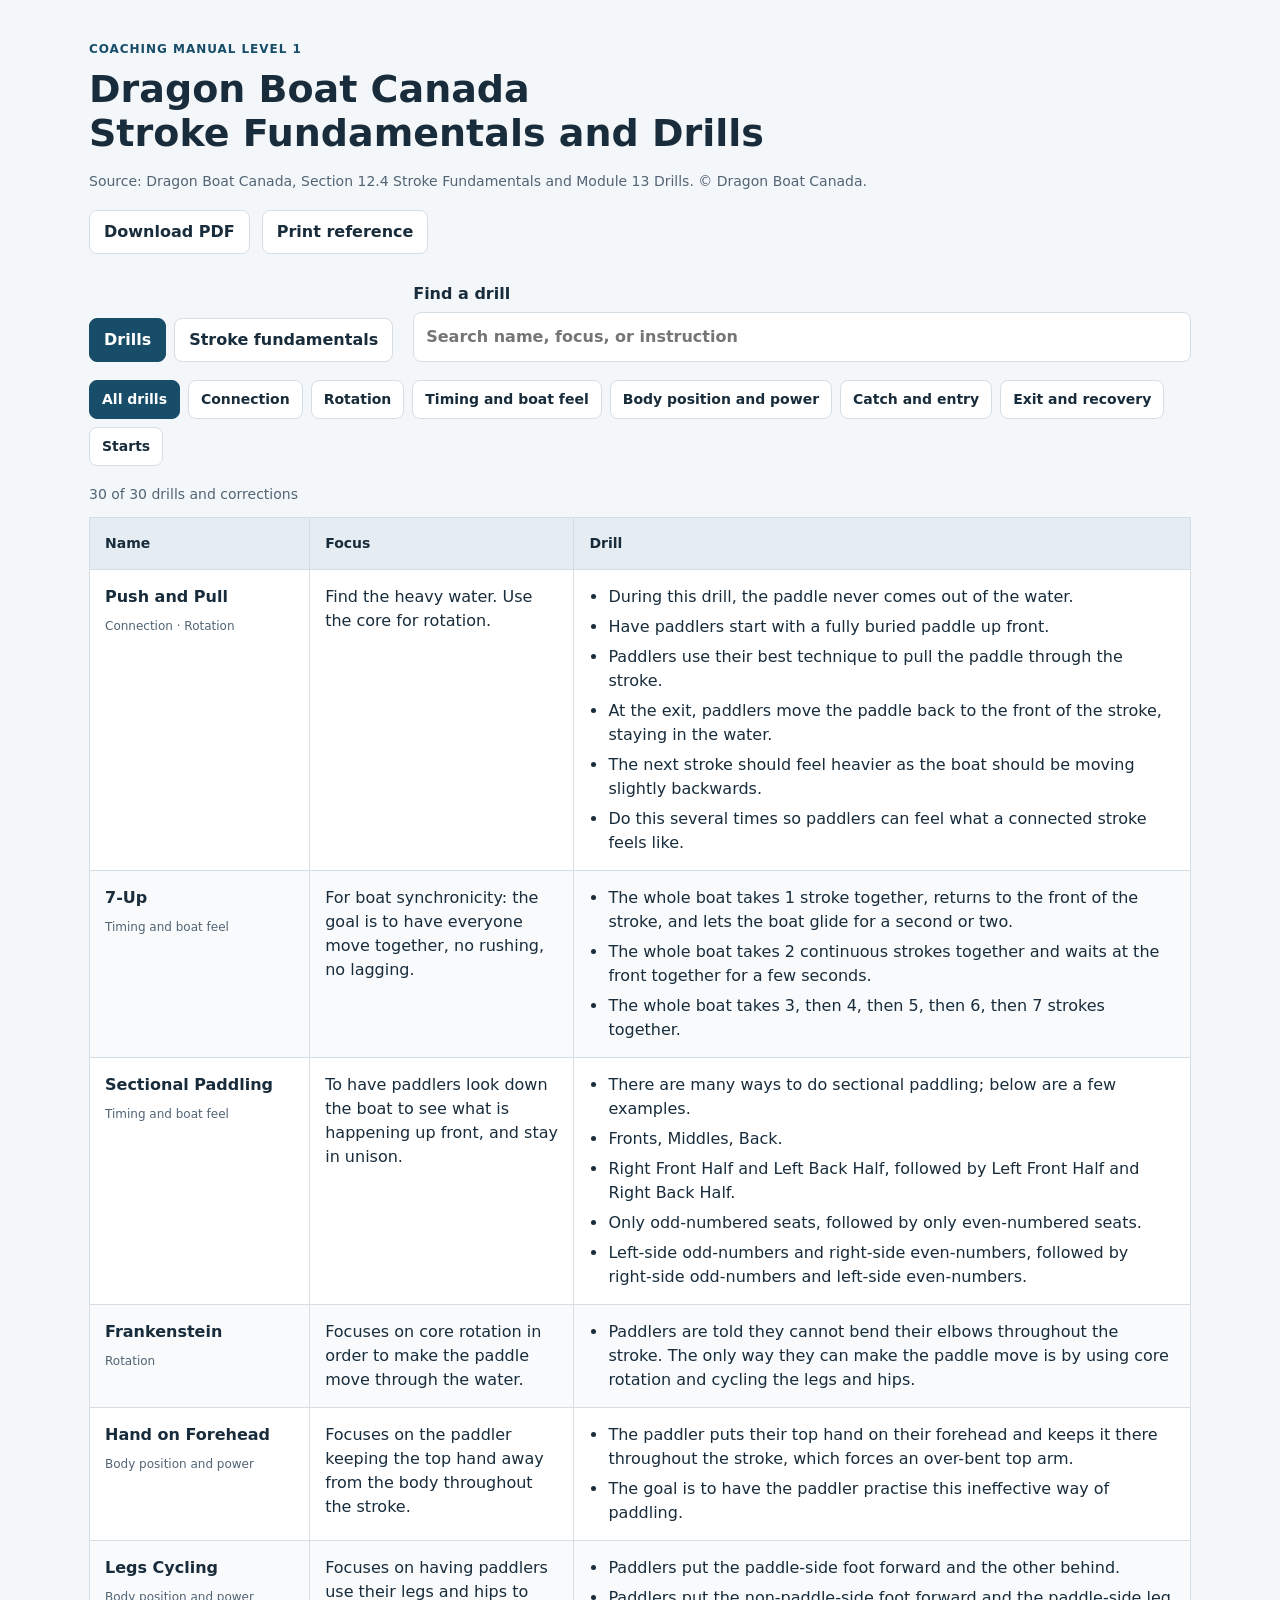
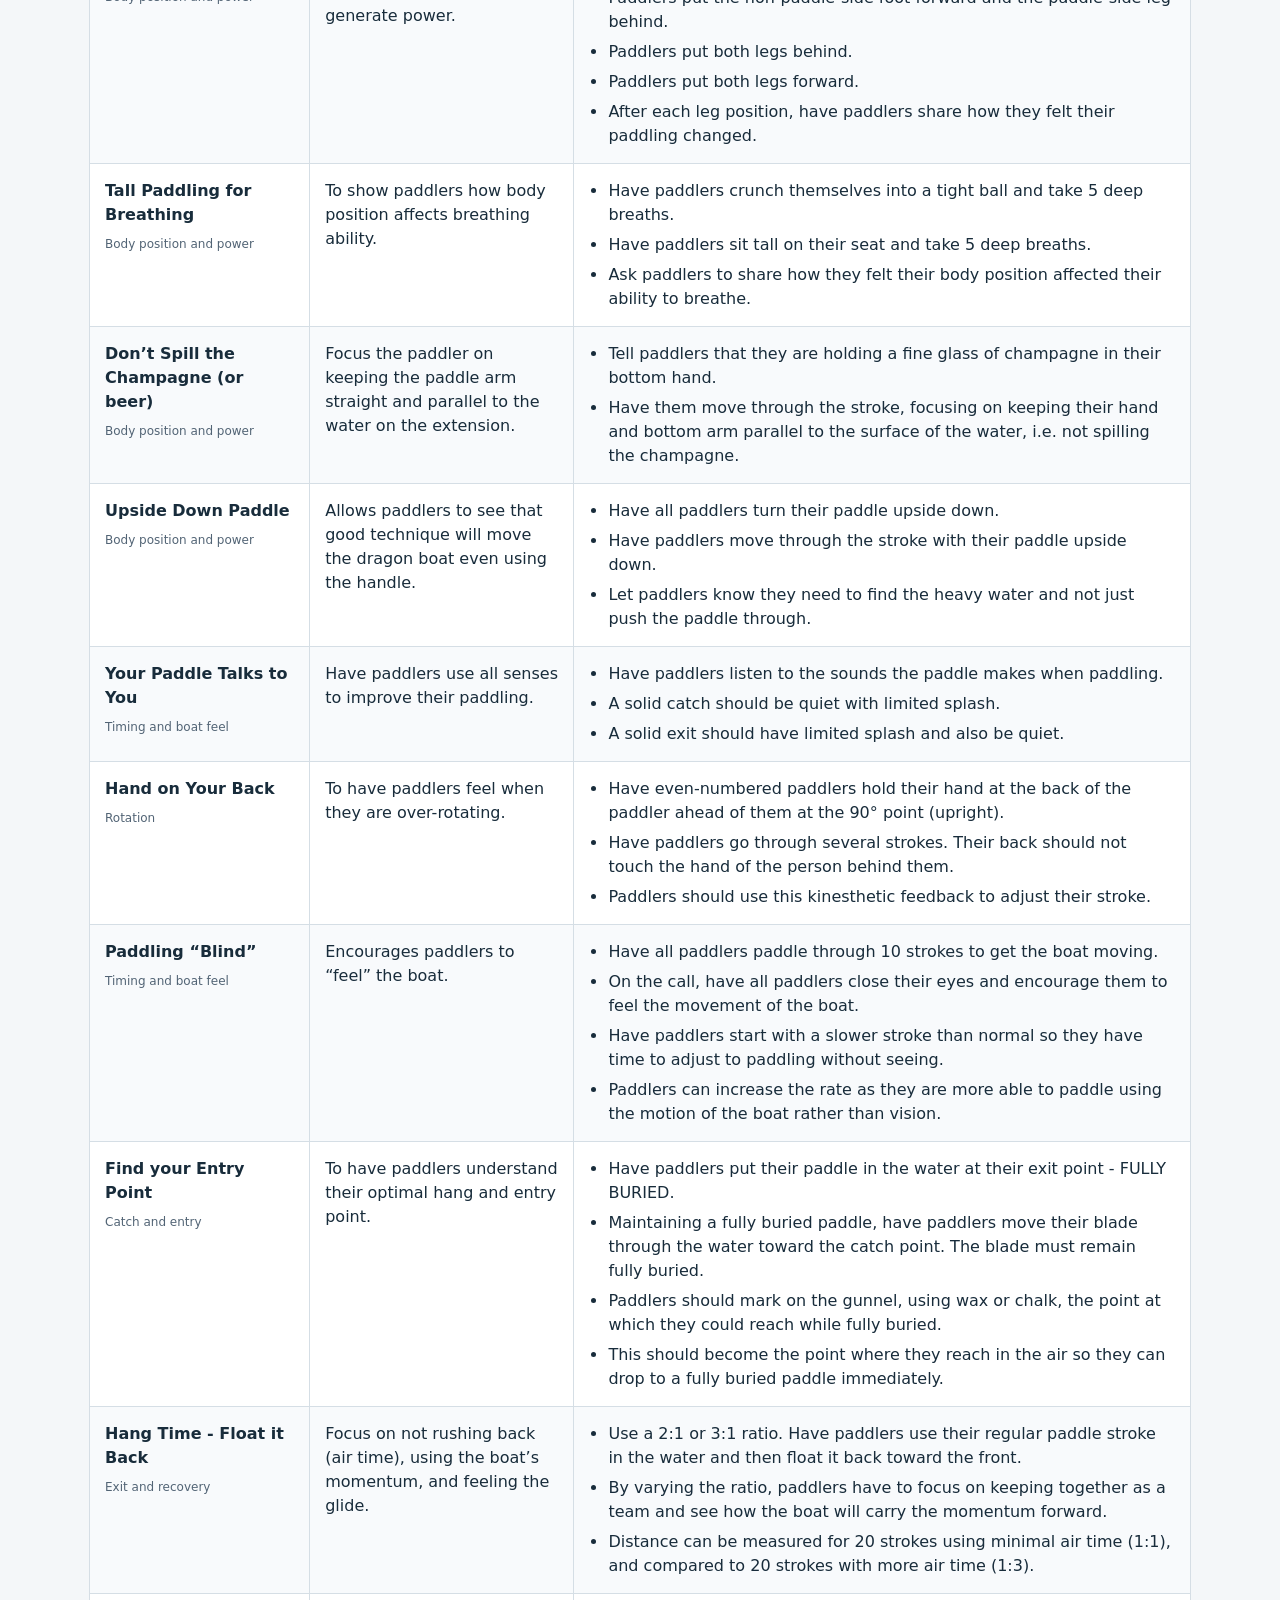
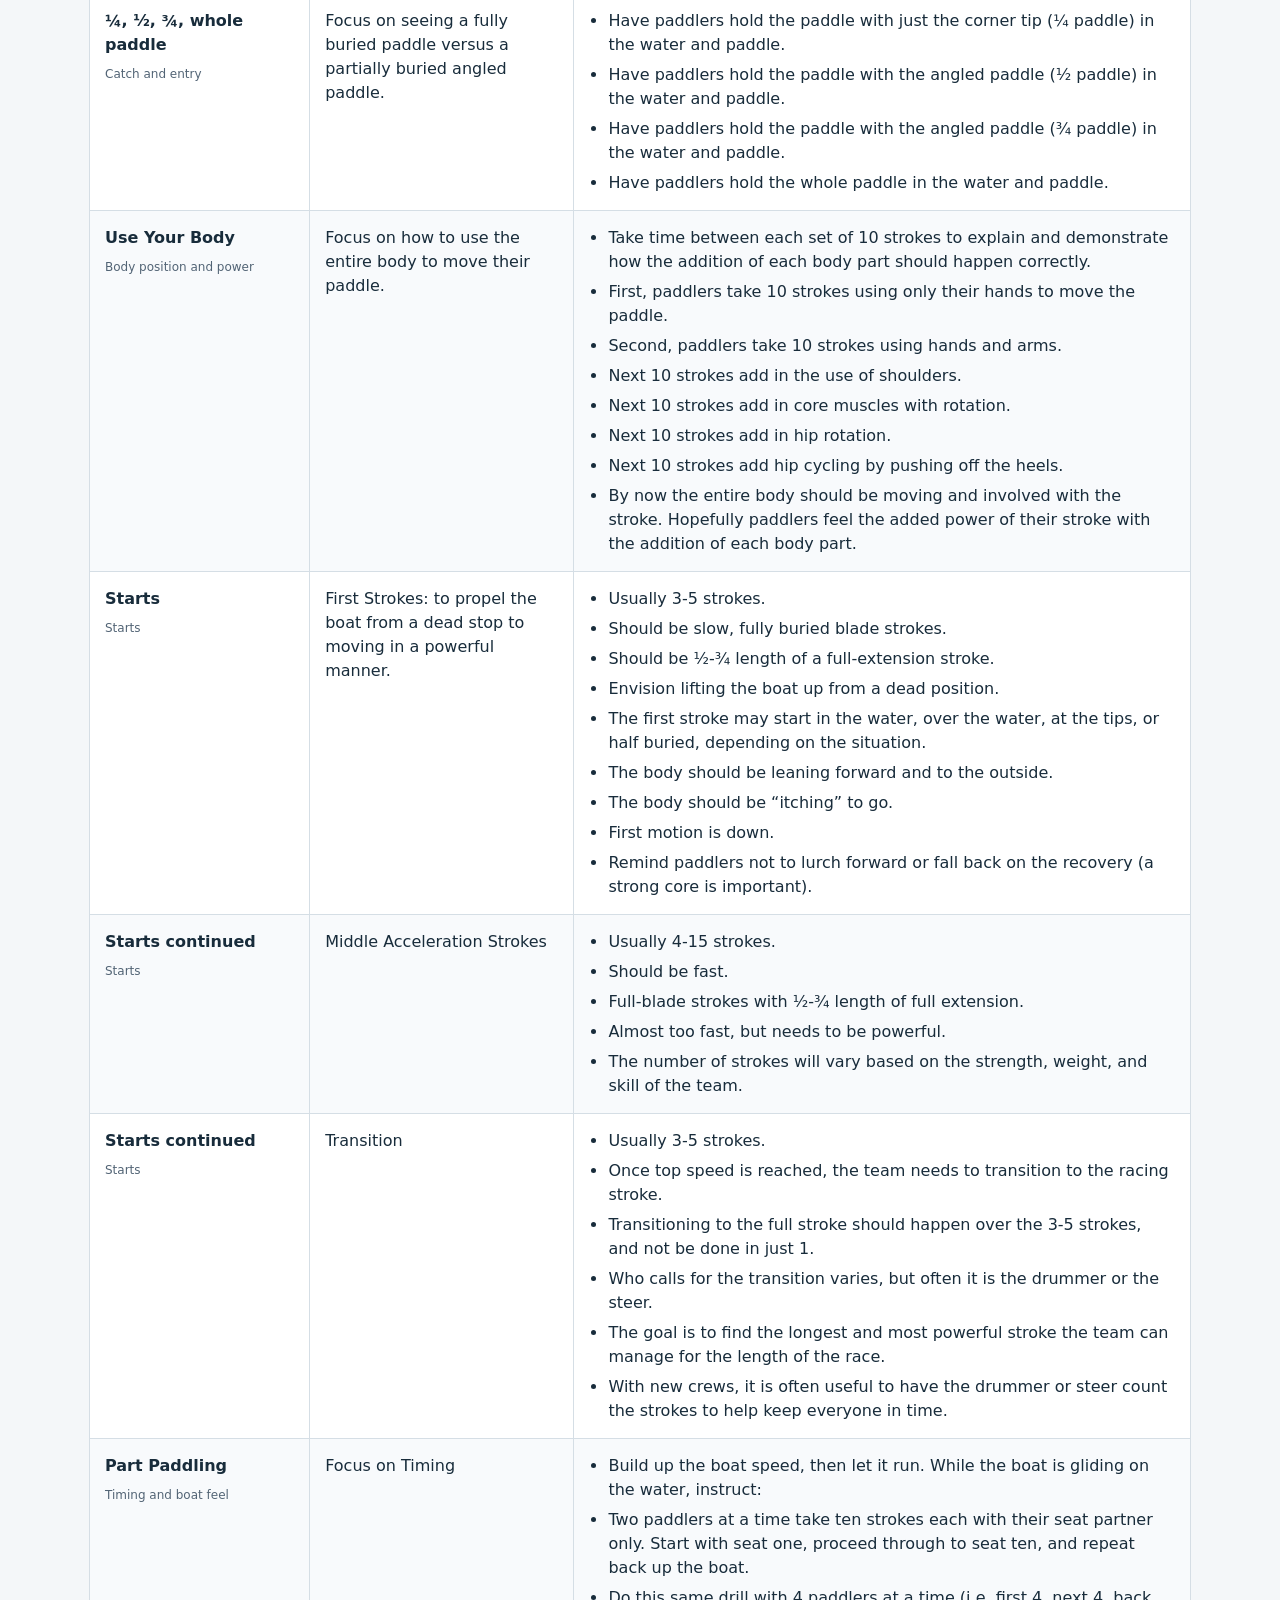
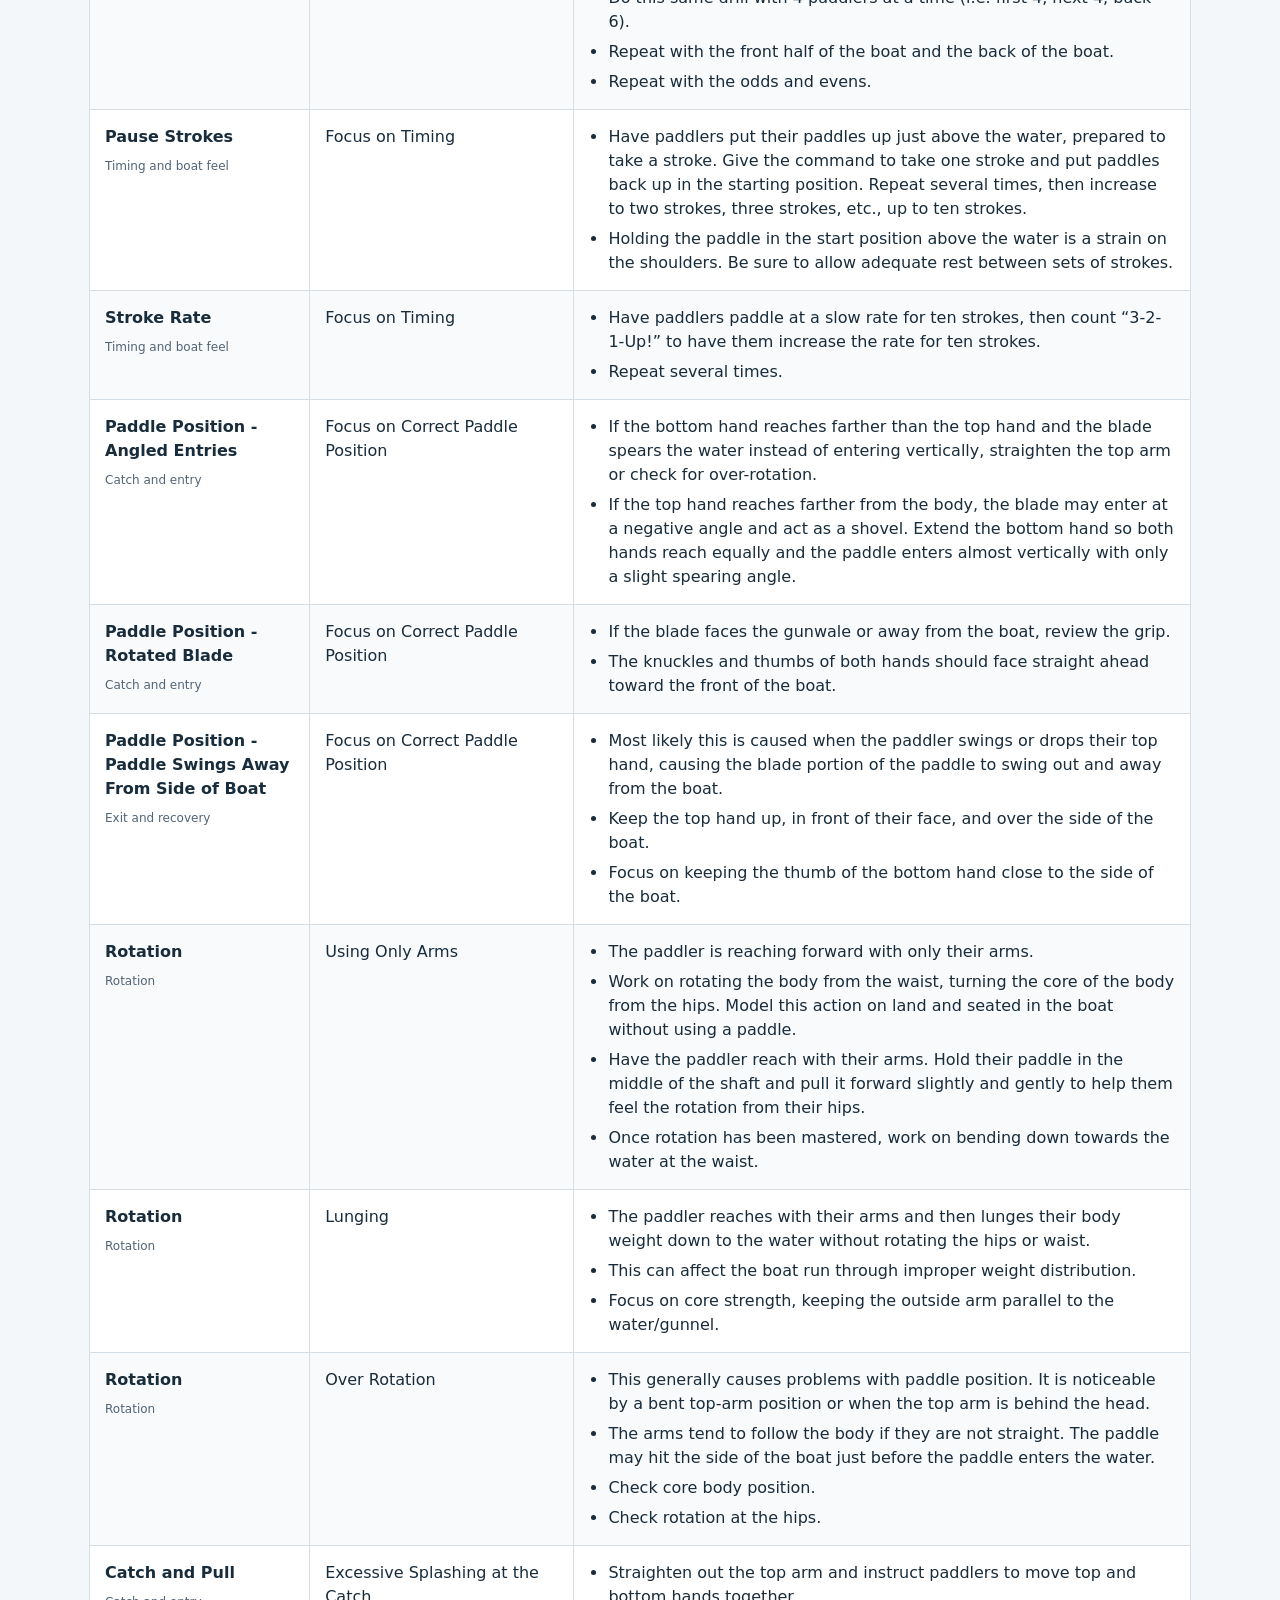
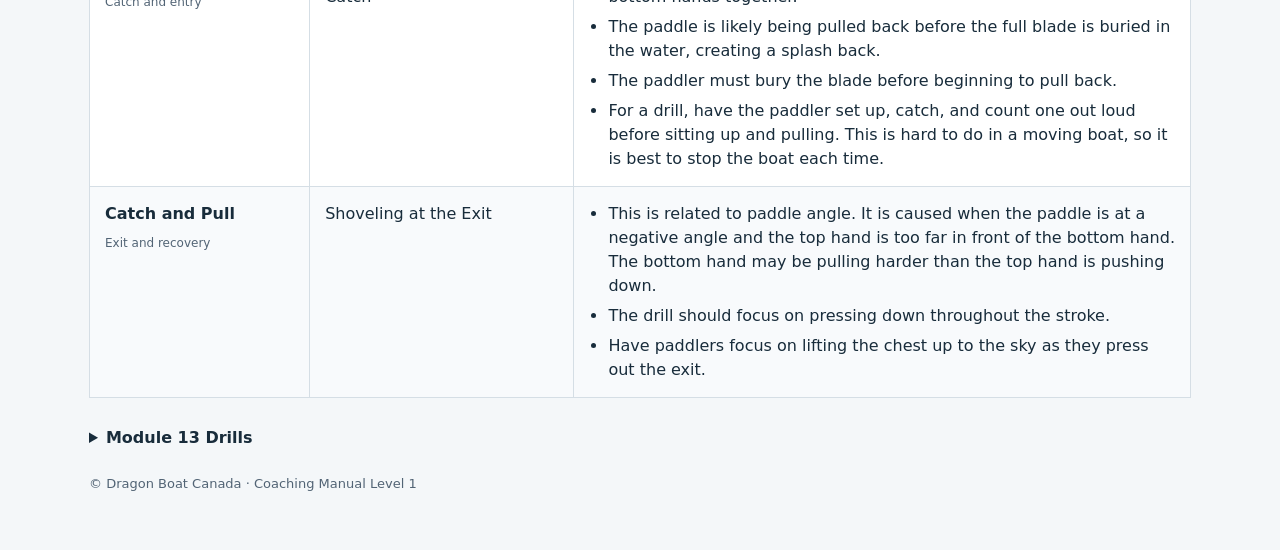
<file: dbc-reference.html>
<!doctype html>
<html lang="en"><head><meta charset="utf-8"><meta name="viewport" content="width=device-width, initial-scale=1"><title>Dragon Boat Canada Coaching Reference</title>
<style>
:root{color-scheme:light;--ink:#182c3b;--muted:#526475;--line:#d5dee5;--blue:#174d68}*{box-sizing:border-box}body{margin:0;background:#f4f7f9;color:var(--ink);font:16px/1.5 system-ui,-apple-system,sans-serif}main{max-width:1150px;margin:auto;padding:32px 24px 56px}header{margin-bottom:28px}.eyebrow{font-size:12px;font-weight:700;letter-spacing:.08em;text-transform:uppercase;color:var(--blue)}h1{font-size:clamp(26px,4vw,38px);line-height:1.15;margin:10px 0 16px}h2{font-size:23px}p{margin:8px 0}.source{color:var(--muted);font-size:14px}.actions{display:flex;gap:12px;flex-wrap:wrap;margin-top:18px}a,button{font:inherit}a{color:var(--blue)}.action,button{border:1px solid var(--line);background:#fff;border-radius:8px;padding:9px 14px;color:var(--ink);text-decoration:none;font-weight:600;cursor:pointer}button[aria-pressed=true]{background:var(--blue);color:#fff;border-color:var(--blue)}button:focus-visible,a:focus-visible,input:focus-visible{outline:3px solid #efb44c;outline-offset:3px}.tools{display:flex;gap:20px;align-items:end;flex-wrap:wrap;margin-bottom:18px}.tabs{display:flex;gap:8px}label{display:grid;gap:6px;flex:1;min-width:200px;font-weight:600}input{padding:12px;border:1px solid var(--line);border-radius:8px;font:inherit;background:white;color:var(--ink)}.count{font-size:14px;color:var(--muted);margin-bottom:12px}table{width:100%;border-collapse:collapse;background:white;table-layout:fixed}th,td{border:1px solid var(--line);padding:15px;text-align:left;vertical-align:top}thead th{background:#e5edf3;font-size:14px}tbody tr:nth-child(even){background:#f8fafc}td:first-child{font-weight:650}td p{margin:0 0 7px}td ul{margin:0;padding-left:19px}li+li{margin-top:6px}#drillTable col:nth-child(1){width:20%}#drillTable col:nth-child(2){width:24%}#drillTable col:nth-child(3){width:56%}#fundTable col:nth-child(1){width:15%}.empty{padding:22px;background:#fff;border:1px solid var(--line)}[hidden]{display:none!important}details{margin-top:28px}summary{cursor:pointer;font-weight:700}details p{max-width:85ch}footer{margin-top:24px;color:var(--muted);font-size:13px}@media(max-width:640px){main{padding:22px 16px}.tabs{width:100%}table,tbody,tr,td{display:block;width:100%}thead{display:none}tr{border:1px solid var(--line);margin-bottom:16px}td{border:0;padding:12px 14px}td+td{border-top:1px solid #e8edf1}td:before{content:attr(data-label);display:block;color:var(--muted);font-size:12px;font-weight:700;text-transform:uppercase;margin-bottom:5px}td:first-child{background:#e5edf3}colgroup{display:none}}@media print{body{background:white;font-size:10pt}main{padding:0}.actions,.tools,details,.count{display:none}table{table-layout:auto}tr{break-inside:avoid}thead{display:table-header-group}th,td{padding:8px}h1{font-size:20pt}footer{font-size:8pt}}
.category-filters{display:flex;gap:8px;flex-wrap:wrap;margin:4px 0 18px}.category-filters button{font-size:14px;padding:8px 12px}.drill-area{display:block;font-size:12px;font-weight:500;color:var(--muted);margin-top:8px}@media print{.category-filters{display:none}}</style></head><body><main>
<header><p class="eyebrow">Coaching Manual Level 1</p><h1>Dragon Boat Canada<br>Stroke Fundamentals and Drills</h1><p class="source">Source: Dragon Boat Canada, Section 12.4 Stroke Fundamentals and Module 13 Drills. © Dragon Boat Canada.</p><div class="actions"><a class="action" href="Dragon_Boat_Canada_Coach_Reference.pdf" download>Download PDF</a><button type="button" id="printReference">Print reference</button></div></header>
<div class="tools"><div class="tabs" role="group" aria-label="Reference section"><button type="button" data-view="drills" aria-pressed="true">Drills</button><button type="button" data-view="fundamentals" aria-pressed="false">Stroke fundamentals</button></div><label id="searchLabel">Find a drill<input id="search" type="search" placeholder="Search name, focus, or instruction"></label></div>
<section id="drillsView" aria-label="Drills"><nav id="categoryFilters" class="category-filters" aria-label="Drill areas"></nav><p id="count" class="count" role="status"></p><table id="drillTable"><caption hidden>Dragon Boat Canada drills</caption><colgroup><col><col><col></colgroup><thead><tr><th scope="col">Name</th><th scope="col">Focus</th><th scope="col">Drill</th></tr></thead><tbody id="drillRows"></tbody></table><p id="empty" class="empty" hidden>No drills match that search.</p></section>
<section id="fundamentalsView" aria-label="Stroke fundamentals" hidden><table id="fundTable"><caption hidden>Stroke fundamentals by phase and level</caption><colgroup><col><col><col><col></colgroup><thead><tr><th scope="col">Stroke phase</th><th scope="col">Basic Position/Motion</th><th scope="col">Advanced Load</th><th scope="col">High Performance Speed</th></tr></thead><tbody id="fundRows"></tbody></table></section>
<details><summary>Module 13 Drills</summary><p>This will provide a few tried and tested drills to help a coach help their paddlers. It is always good practice to keep notes for oneself on what was effective and what can be modified for the next time. Collaborate with the coaches around you. Ask for their ideas and suggestions on how to help paddlers improve their stroke, and/or help the team work as a unit.</p><p>Good luck. Helping paddlers start with good technique will be beneficial to everyone.</p></details>
<footer>© Dragon Boat Canada · Coaching Manual Level 1</footer>
</main><script id="referenceData" type="application/json">{"drills": [{"name": "Push and Pull", "focus": "Find the heavy water. Use the core for rotation.", "instructions": ["During this drill, the paddle never comes out of the water.", "Have paddlers start with a fully buried paddle up front.", "Paddlers use their best technique to pull the paddle through the stroke.", "At the exit, paddlers move the paddle back to the front of the stroke, staying in the water.", "The next stroke should feel heavier as the boat should be moving slightly backwards.", "Do this several times so paddlers can feel what a connected stroke feels like."], "categories": ["Connection", "Rotation"]}, {"name": "7-Up", "focus": "For boat synchronicity: the goal is to have everyone move together, no rushing, no lagging.", "instructions": ["The whole boat takes 1 stroke together, returns to the front of the stroke, and lets the boat glide for a second or two.", "The whole boat takes 2 continuous strokes together and waits at the front together for a few seconds.", "The whole boat takes 3, then 4, then 5, then 6, then 7 strokes together."], "categories": ["Timing and boat feel"]}, {"name": "Sectional Paddling", "focus": "To have paddlers look down the boat to see what is happening up front, and stay in unison.", "instructions": ["There are many ways to do sectional paddling; below are a few examples.", "Fronts, Middles, Back.", "Right Front Half and Left Back Half, followed by Left Front Half and Right Back Half.", "Only odd-numbered seats, followed by only even-numbered seats.", "Left-side odd-numbers and right-side even-numbers, followed by right-side odd-numbers and left-side even-numbers."], "categories": ["Timing and boat feel"]}, {"name": "Frankenstein", "focus": "Focuses on core rotation in order to make the paddle move through the water.", "instructions": ["Paddlers are told they cannot bend their elbows throughout the stroke. The only way they can make the paddle move is by using core rotation and cycling the legs and hips."], "categories": ["Rotation"]}, {"name": "Hand on Forehead", "focus": "Focuses on the paddler keeping the top hand away from the body throughout the stroke.", "instructions": ["The paddler puts their top hand on their forehead and keeps it there throughout the stroke, which forces an over-bent top arm.", "The goal is to have the paddler practise this ineffective way of paddling."], "categories": ["Body position and power"]}, {"name": "Legs Cycling", "focus": "Focuses on having paddlers use their legs and hips to generate power.", "instructions": ["Paddlers put the paddle-side foot forward and the other behind.", "Paddlers put the non-paddle-side foot forward and the paddle-side leg behind.", "Paddlers put both legs behind.", "Paddlers put both legs forward.", "After each leg position, have paddlers share how they felt their paddling changed."], "categories": ["Body position and power"]}, {"name": "Tall Paddling for Breathing", "focus": "To show paddlers how body position affects breathing ability.", "instructions": ["Have paddlers crunch themselves into a tight ball and take 5 deep breaths.", "Have paddlers sit tall on their seat and take 5 deep breaths.", "Ask paddlers to share how they felt their body position affected their ability to breathe."], "categories": ["Body position and power"]}, {"name": "Don’t Spill the Champagne (or beer)", "focus": "Focus the paddler on keeping the paddle arm straight and parallel to the water on the extension.", "instructions": ["Tell paddlers that they are holding a fine glass of champagne in their bottom hand.", "Have them move through the stroke, focusing on keeping their hand and bottom arm parallel to the surface of the water, i.e. not spilling the champagne."], "categories": ["Body position and power"]}, {"name": "Upside Down Paddle", "focus": "Allows paddlers to see that good technique will move the dragon boat even using the handle.", "instructions": ["Have all paddlers turn their paddle upside down.", "Have paddlers move through the stroke with their paddle upside down.", "Let paddlers know they need to find the heavy water and not just push the paddle through."], "categories": ["Body position and power"]}, {"name": "Your Paddle Talks to You", "focus": "Have paddlers use all senses to improve their paddling.", "instructions": ["Have paddlers listen to the sounds the paddle makes when paddling.", "A solid catch should be quiet with limited splash.", "A solid exit should have limited splash and also be quiet."], "categories": ["Timing and boat feel"]}, {"name": "Hand on Your Back", "focus": "To have paddlers feel when they are over-rotating.", "instructions": ["Have even-numbered paddlers hold their hand at the back of the paddler ahead of them at the 90° point (upright).", "Have paddlers go through several strokes. Their back should not touch the hand of the person behind them.", "Paddlers should use this kinesthetic feedback to adjust their stroke."], "categories": ["Rotation"]}, {"name": "Paddling “Blind”", "focus": "Encourages paddlers to “feel” the boat.", "instructions": ["Have all paddlers paddle through 10 strokes to get the boat moving.", "On the call, have all paddlers close their eyes and encourage them to feel the movement of the boat.", "Have paddlers start with a slower stroke than normal so they have time to adjust to paddling without seeing.", "Paddlers can increase the rate as they are more able to paddle using the motion of the boat rather than vision."], "categories": ["Timing and boat feel"]}, {"name": "Find your Entry Point", "focus": "To have paddlers understand their optimal hang and entry point.", "instructions": ["Have paddlers put their paddle in the water at their exit point - FULLY BURIED.", "Maintaining a fully buried paddle, have paddlers move their blade through the water toward the catch point. The blade must remain fully buried.", "Paddlers should mark on the gunnel, using wax or chalk, the point at which they could reach while fully buried.", "This should become the point where they reach in the air so they can drop to a fully buried paddle immediately."], "categories": ["Catch and entry"]}, {"name": "Hang Time - Float it Back", "focus": "Focus on not rushing back (air time), using the boat’s momentum, and feeling the glide.", "instructions": ["Use a 2:1 or 3:1 ratio. Have paddlers use their regular paddle stroke in the water and then float it back toward the front.", "By varying the ratio, paddlers have to focus on keeping together as a team and see how the boat will carry the momentum forward.", "Distance can be measured for 20 strokes using minimal air time (1:1), and compared to 20 strokes with more air time (1:3)."], "categories": ["Exit and recovery"]}, {"name": "¼, ½, ¾, whole paddle", "focus": "Focus on seeing a fully buried paddle versus a partially buried angled paddle.", "instructions": ["Have paddlers hold the paddle with just the corner tip (¼ paddle) in the water and paddle.", "Have paddlers hold the paddle with the angled paddle (½ paddle) in the water and paddle.", "Have paddlers hold the paddle with the angled paddle (¾ paddle) in the water and paddle.", "Have paddlers hold the whole paddle in the water and paddle."], "categories": ["Catch and entry"]}, {"name": "Use Your Body", "focus": "Focus on how to use the entire body to move their paddle.", "instructions": ["Take time between each set of 10 strokes to explain and demonstrate how the addition of each body part should happen correctly.", "First, paddlers take 10 strokes using only their hands to move the paddle.", "Second, paddlers take 10 strokes using hands and arms.", "Next 10 strokes add in the use of shoulders.", "Next 10 strokes add in core muscles with rotation.", "Next 10 strokes add in hip rotation.", "Next 10 strokes add hip cycling by pushing off the heels.", "By now the entire body should be moving and involved with the stroke. Hopefully paddlers feel the added power of their stroke with the addition of each body part."], "categories": ["Body position and power"]}, {"name": "Starts", "focus": "First Strokes: to propel the boat from a dead stop to moving in a powerful manner.", "instructions": ["Usually 3-5 strokes.", "Should be slow, fully buried blade strokes.", "Should be ½-¾ length of a full-extension stroke.", "Envision lifting the boat up from a dead position.", "The first stroke may start in the water, over the water, at the tips, or half buried, depending on the situation.", "The body should be leaning forward and to the outside.", "The body should be “itching” to go.", "First motion is down.", "Remind paddlers not to lurch forward or fall back on the recovery (a strong core is important)."], "categories": ["Starts"]}, {"name": "Starts continued", "focus": "Middle Acceleration Strokes", "instructions": ["Usually 4-15 strokes.", "Should be fast.", "Full-blade strokes with ½-¾ length of full extension.", "Almost too fast, but needs to be powerful.", "The number of strokes will vary based on the strength, weight, and skill of the team."], "categories": ["Starts"]}, {"name": "Starts continued", "focus": "Transition", "instructions": ["Usually 3-5 strokes.", "Once top speed is reached, the team needs to transition to the racing stroke.", "Transitioning to the full stroke should happen over the 3-5 strokes, and not be done in just 1.", "Who calls for the transition varies, but often it is the drummer or the steer.", "The goal is to find the longest and most powerful stroke the team can manage for the length of the race.", "With new crews, it is often useful to have the drummer or steer count the strokes to help keep everyone in time."], "categories": ["Starts"]}, {"name": "Part Paddling", "focus": "Focus on Timing", "instructions": ["Build up the boat speed, then let it run. While the boat is gliding on the water, instruct:", "Two paddlers at a time take ten strokes each with their seat partner only. Start with seat one, proceed through to seat ten, and repeat back up the boat.", "Do this same drill with 4 paddlers at a time (i.e. first 4, next 4, back 6).", "Repeat with the front half of the boat and the back of the boat.", "Repeat with the odds and evens."], "categories": ["Timing and boat feel"]}, {"name": "Pause Strokes", "focus": "Focus on Timing", "instructions": ["Have paddlers put their paddles up just above the water, prepared to take a stroke. Give the command to take one stroke and put paddles back up in the starting position. Repeat several times, then increase to two strokes, three strokes, etc., up to ten strokes.", "Holding the paddle in the start position above the water is a strain on the shoulders. Be sure to allow adequate rest between sets of strokes."], "categories": ["Timing and boat feel"]}, {"name": "Stroke Rate", "focus": "Focus on Timing", "instructions": ["Have paddlers paddle at a slow rate for ten strokes, then count “3-2-1-Up!” to have them increase the rate for ten strokes.", "Repeat several times."], "categories": ["Timing and boat feel"]}, {"name": "Paddle Position - Angled Entries", "focus": "Focus on Correct Paddle Position", "instructions": ["If the bottom hand reaches farther than the top hand and the blade spears the water instead of entering vertically, straighten the top arm or check for over-rotation.", "If the top hand reaches farther from the body, the blade may enter at a negative angle and act as a shovel. Extend the bottom hand so both hands reach equally and the paddle enters almost vertically with only a slight spearing angle."], "categories": ["Catch and entry"]}, {"name": "Paddle Position - Rotated Blade", "focus": "Focus on Correct Paddle Position", "instructions": ["If the blade faces the gunwale or away from the boat, review the grip.", "The knuckles and thumbs of both hands should face straight ahead toward the front of the boat."], "categories": ["Catch and entry"]}, {"name": "Paddle Position - Paddle Swings Away From Side of Boat", "focus": "Focus on Correct Paddle Position", "instructions": ["Most likely this is caused when the paddler swings or drops their top hand, causing the blade portion of the paddle to swing out and away from the boat.", "Keep the top hand up, in front of their face, and over the side of the boat.", "Focus on keeping the thumb of the bottom hand close to the side of the boat."], "categories": ["Exit and recovery"]}, {"name": "Rotation", "focus": "Using Only Arms", "instructions": ["The paddler is reaching forward with only their arms.", "Work on rotating the body from the waist, turning the core of the body from the hips. Model this action on land and seated in the boat without using a paddle.", "Have the paddler reach with their arms. Hold their paddle in the middle of the shaft and pull it forward slightly and gently to help them feel the rotation from their hips.", "Once rotation has been mastered, work on bending down towards the water at the waist."], "categories": ["Rotation"]}, {"name": "Rotation", "focus": "Lunging", "instructions": ["The paddler reaches with their arms and then lunges their body weight down to the water without rotating the hips or waist.", "This can affect the boat run through improper weight distribution.", "Focus on core strength, keeping the outside arm parallel to the water/gunnel."], "categories": ["Rotation"]}, {"name": "Rotation", "focus": "Over Rotation", "instructions": ["This generally causes problems with paddle position. It is noticeable by a bent top-arm position or when the top arm is behind the head.", "The arms tend to follow the body if they are not straight. The paddle may hit the side of the boat just before the paddle enters the water.", "Check core body position.", "Check rotation at the hips."], "categories": ["Rotation"]}, {"name": "Catch and Pull", "focus": "Excessive Splashing at the Catch", "instructions": ["Straighten out the top arm and instruct paddlers to move top and bottom hands together.", "The paddle is likely being pulled back before the full blade is buried in the water, creating a splash back.", "The paddler must bury the blade before beginning to pull back.", "For a drill, have the paddler set up, catch, and count one out loud before sitting up and pulling. This is hard to do in a moving boat, so it is best to stop the boat each time."], "categories": ["Catch and entry"]}, {"name": "Catch and Pull", "focus": "Shoveling at the Exit", "instructions": ["This is related to paddle angle. It is caused when the paddle is at a negative angle and the top hand is too far in front of the bottom hand. The bottom hand may be pulling harder than the top hand is pushing down.", "The drill should focus on pressing down throughout the stroke.", "Have paddlers focus on lifting the chest up to the sky as they press out the exit."], "categories": ["Exit and recovery"]}], "fundamentals": [[["Set-up loop"], ["Core/Torso posture", "Stable seated position", "Hip-to-shoulder rotation at setup"], ["Strong, open extended top arm", "Bottom-arm extension", "Lower-body load - loaded leg and rotated hips", "Tall body - hinge to use for entry"], ["Effective reach vs. absolute reach", "Complete set-up before moving to water"]], [["Catch"], ["Move body to water", "Paddle 90° or positive at bury", "Held rotation", "Fully buried blade before pull"], ["Applying weight to the water", "Finding support from the water", "Dropping bottom shoulder/lat to catch", "Loading top arm through body", "Finding load through body, not with arms"], ["Quick engagement to support", "Clean entry", "Establishing load at entry"]], [["Pull"], ["Lower body as momentum generator", "Hip - Core - Shoulder sequence of motion", "Arms follow body through stroke", "Constant depth of pull", "Movements continue throughout stroke"], ["Lift (sit-up) and rotate at the same time", "Lower (paddle-side) lat engaging", "Lift torso through lats from load on the water", "Downward pressure on blade", "Top arm tracks down and back, not forward"], ["Constant load on paddle, acceleration through the stroke", "Body ahead of hands/paddle through stroke"]], [["Exit/Recovery"], ["Body always slightly forward; athlete tall at exit", "Balanced (stable) movement through recovery", "Top arm not dropping below sternum", "Exit position at or before hip (high variability between crews)"], ["Continued paddle pressure to exit", "Using load of water to begin moving body forward", "Reload body through recovery", "Body moving forward to next set-up"], ["Quick disengagement from water - minimum time from load to paddle out of water", "Controlled recovery at speed - complete reload quickly to set-up", "Quiet recovery - minimum extraneous motion during recovery"]]]}</script><script>
const data=JSON.parse(document.getElementById('referenceData').textContent);
const esc=s=>String(s).replace(/[&<>"']/g,c=>({'&':'&amp;','<':'&lt;','>':'&gt;','"':'&quot;',"'":'&#39;'}[c]));
const categories=['All drills',...new Set(data.drills.flatMap(r=>r.categories))];
const params=new URLSearchParams(window.location.search);
let activeCategory=categories.includes(params.get('category'))?params.get('category'):'All drills';
document.getElementById('categoryFilters').innerHTML=categories.map(c=>`<button type="button" data-category="${esc(c)}" aria-pressed="${c===activeCategory}">${esc(c)}</button>`).join('');
function renderDrills(query=''){
 const q=query.trim().toLocaleLowerCase();
 const rows=data.drills.filter(r=>(activeCategory==='All drills'||r.categories.includes(activeCategory))&&[r.name,r.focus,...r.instructions,...r.categories].join(' ').toLocaleLowerCase().includes(q));
 document.getElementById('drillRows').innerHTML=rows.map(r=>`<tr><td data-label="Name">${esc(r.name)}<span class="drill-area">${r.categories.map(esc).join(' · ')}</span></td><td data-label="Focus">${esc(r.focus)}</td><td data-label="Drill"><ul>${r.instructions.map(t=>`<li>${esc(t)}</li>`).join('')}</ul></td></tr>`).join('');
 document.getElementById('count').textContent=`${rows.length} of ${data.drills.length} drills and corrections${activeCategory==='All drills'?'':' · '+activeCategory}`;
 document.getElementById('drillTable').hidden=!rows.length;
 document.getElementById('empty').hidden=!!rows.length;
}
document.querySelectorAll('[data-category]').forEach(button=>button.addEventListener('click',()=>{
 activeCategory=button.dataset.category;
 document.querySelectorAll('[data-category]').forEach(b=>b.setAttribute('aria-pressed',String(b===button)));
 const url=new URL(window.location.href);if(activeCategory==='All drills')url.searchParams.delete('category');else url.searchParams.set('category',activeCategory);
 window.history.replaceState(null,'',url);
 renderDrills(document.getElementById('search').value);
}));
document.getElementById('fundRows').innerHTML=data.fundamentals.map(row=>`<tr>${row.map((col,i)=>`<td data-label="${['Stroke phase','Basic Position/Motion','Advanced Load','High Performance Speed'][i]}">${i===0?esc(col.join(' ')):`<ul>${col.map(t=>`<li>${esc(t)}</li>`).join('')}</ul>`}</td>`).join('')}</tr>`).join('');
document.getElementById('search').addEventListener('input',e=>renderDrills(e.target.value));document.querySelectorAll('[data-view]').forEach(b=>b.addEventListener('click',()=>{const isDrills=b.dataset.view==='drills';document.getElementById('drillsView').hidden=!isDrills;document.getElementById('fundamentalsView').hidden=isDrills;document.getElementById('searchLabel').hidden=!isDrills;document.querySelectorAll('[data-view]').forEach(x=>x.setAttribute('aria-pressed',String(x===b)));}));document.getElementById('printReference').addEventListener('click',()=>window.print());renderDrills();
</script></body></html>
</file>
